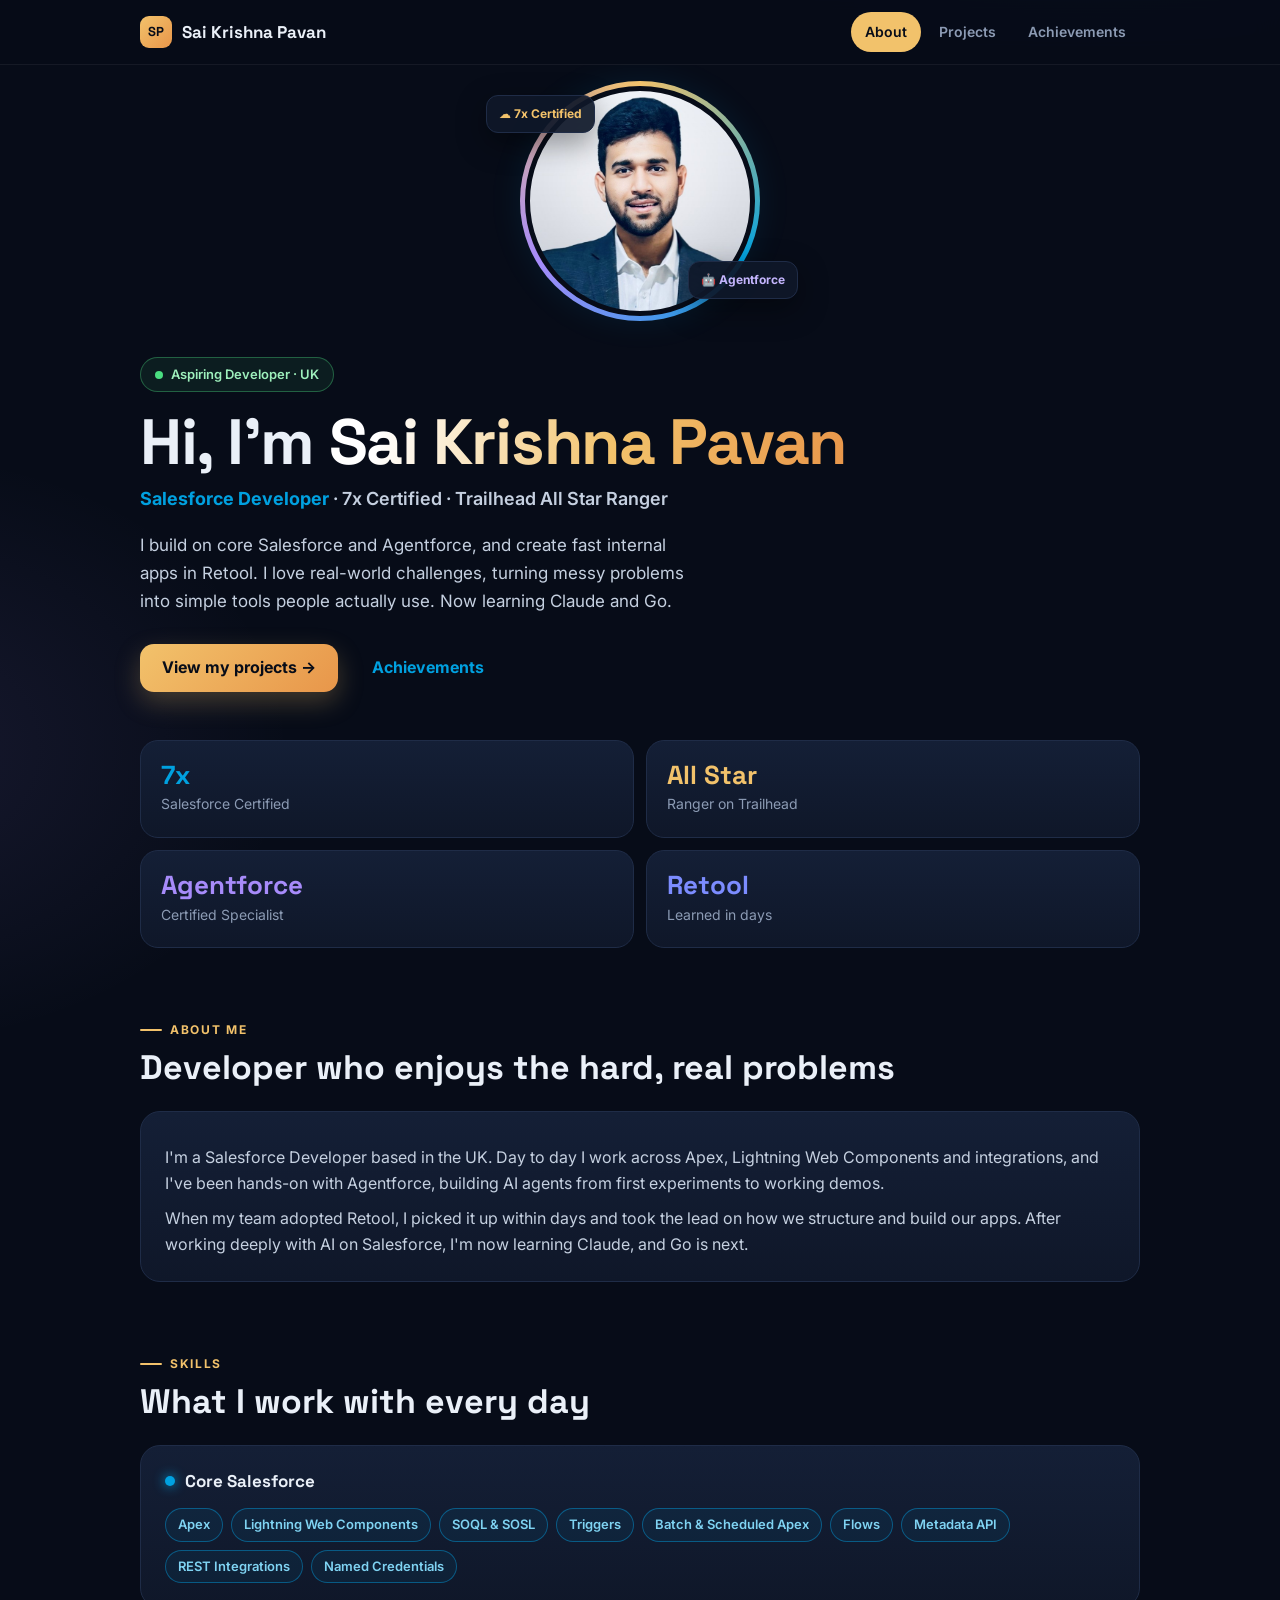
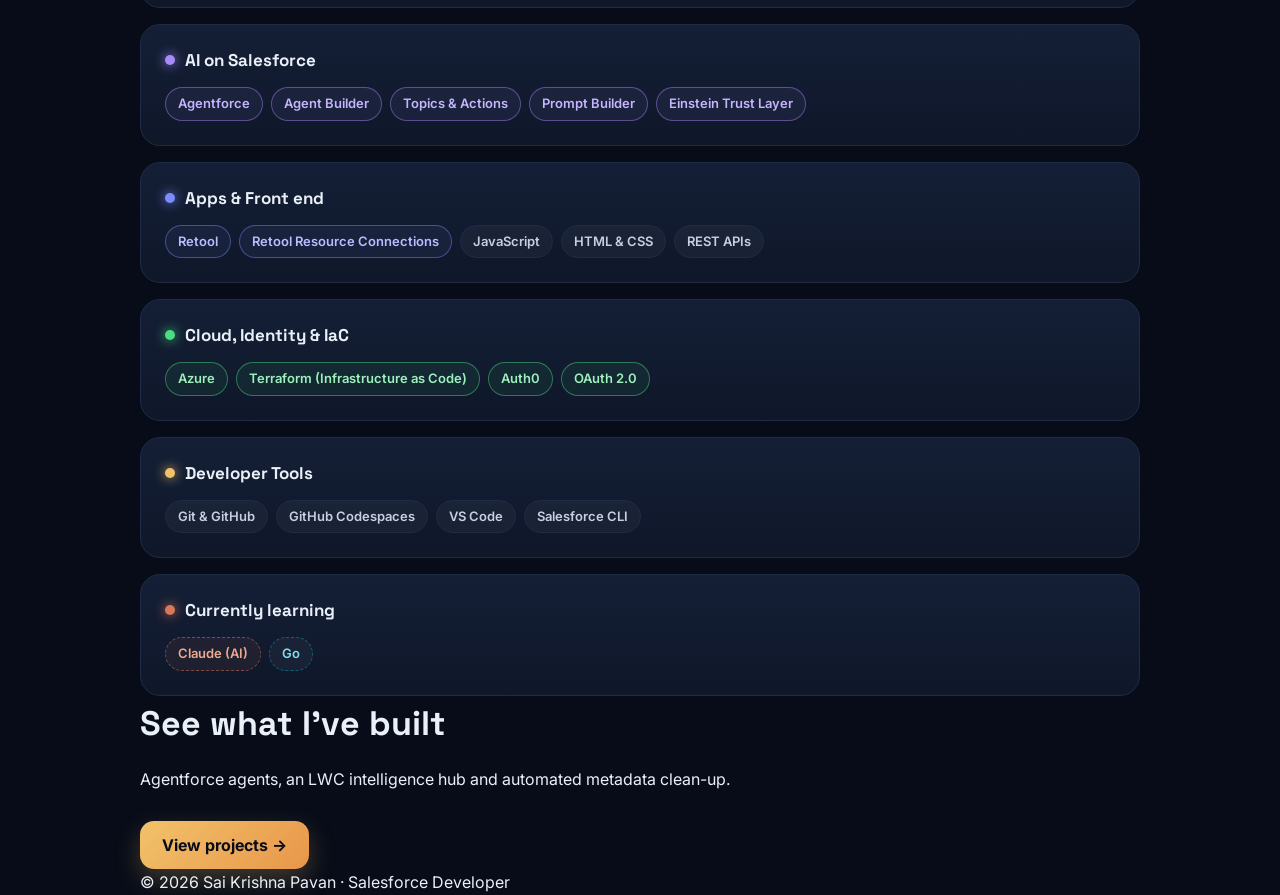
<file: index.html>
<!DOCTYPE html>
<html lang="en">
<head>
<meta charset="utf-8">
<meta name="viewport" content="width=device-width, initial-scale=1">
<title>Sai Krishna Pavan · Salesforce Developer</title>
<meta name="description" content="Sai Krishna Pavan: 7x Salesforce Certified developer, Trailhead All Star Ranger, Agentforce builder and Retool developer.">
<meta property="og:title" content="Sai Krishna Pavan · Salesforce Developer">
<meta property="og:description" content="7x Salesforce Certified · All Star Ranger · Agentforce · Retool">
<meta property="og:image" content="https://saikrishnapavan19.github.io/profile/profile.jpg">
<link rel="icon" href="data:image/svg+xml,%3Csvg xmlns='http://www.w3.org/2000/svg' viewBox='0 0 64 64'%3E%3Crect width='64' height='64' rx='16' fill='%23F2C26B'/%3E%3Ctext x='32' y='42' font-family='Arial' font-weight='700' font-size='26' text-anchor='middle' fill='%23070C18'%3ESP%3C/text%3E%3C/svg%3E">
<link rel="preconnect" href="https://fonts.googleapis.com">
<link rel="preconnect" href="https://fonts.gstatic.com" crossorigin>
<link href="https://fonts.googleapis.com/css2?family=Inter:wght@400;600;700;800&family=Space+Grotesk:wght@500;700&display=swap" rel="stylesheet" media="print" onload="this.media='all'">
<noscript><link href="https://fonts.googleapis.com/css2?family=Inter:wght@400;600;700;800&family=Space+Grotesk:wght@500;700&display=swap" rel="stylesheet"></noscript>
<link rel="stylesheet" href="style.css">
</head>
<body>
<header><div class="wrap"><nav aria-label="Main">
  <a class="brand" href="./"><i>SP</i>Sai Krishna Pavan</a>
  <div class="links">
    <a href="./" aria-current="page">About</a>
    <a href="projects">Projects</a>
    <a href="achievements">Achievements</a>
  </div>
</nav></div></header>

<main class="wrap">

  <!-- HERO: text left, photo right -->
  <div class="hero">
    <div class="fade">
      <span class="status">Aspiring Developer · UK</span>
      <h1>Hi, I'm <span class="grad">Sai Krishna Pavan</span></h1>
      <p class="role"><b>Salesforce Developer</b> · 7x Certified · Trailhead All Star Ranger</p>
      <p class="lead">I build on core Salesforce and Agentforce, and create fast internal apps in Retool. I love real-world challenges, turning messy problems into simple tools people actually use. Now learning Claude and Go.</p>
      <div class="hero-cta">
        <a class="btn primary" href="projects">View my projects →</a>
        <a class="btn ghost" href="achievements">Achievements</a>
      </div>
    </div>
    <div class="hero-photo fade d2">
      <div class="ring">
        <div class="photo-img" role="img" aria-label="Sai Krishna Pavan"></div>
        <span class="float f1">☁️ 7x Certified</span>
        <span class="float f2">🤖 Agentforce</span>
      </div>
    </div>
  </div>

  <div class="stats fade d3">
    <div class="stat"><b>7x</b><span>Salesforce Certified</span></div>
    <div class="stat"><b>All Star</b><span>Ranger on Trailhead</span></div>
    <div class="stat"><b>Agentforce</b><span>Certified Specialist</span></div>
    <div class="stat"><b>Retool</b><span>Learned in days</span></div>
  </div>

  <!-- ABOUT -->
  <section>
    <span class="eyebrow">About me</span>
    <h2>Developer who enjoys the hard, real problems</h2>
    <div class="card">
      <p>I'm a Salesforce Developer based in the UK. Day to day I work across Apex, Lightning Web Components and integrations, and I've been hands-on with Agentforce, building AI agents from first experiments to working demos.</p>
      <p>When my team adopted Retool, I picked it up within days and took the lead on how we structure and build our apps. After working deeply with AI on Salesforce, I'm now learning Claude, and Go is next.</p>
    </div>
  </section>

  <!-- SKILLS -->
  <section>
    <span class="eyebrow">Skills</span>
    <h2>What I work with every day</h2>
    <div class="grid two">
      <div class="card skill-group" style="--c:var(--sf)">
        <h3><span class="dot"></span>Core Salesforce</h3>
        <div class="chips">
          <span class="chip sf">Apex</span>
          <span class="chip sf">Lightning Web Components</span>
          <span class="chip sf">SOQL &amp; SOSL</span>
          <span class="chip sf">Triggers</span>
          <span class="chip sf">Batch &amp; Scheduled Apex</span>
          <span class="chip sf">Flows</span>
          <span class="chip sf">Metadata API</span>
          <span class="chip sf">REST Integrations</span>
          <span class="chip sf">Named Credentials</span>
        </div>
      </div>
      <div class="card skill-group" style="--c:var(--ai)">
        <h3><span class="dot"></span>AI on Salesforce</h3>
        <div class="chips">
          <span class="chip ai">Agentforce</span>
          <span class="chip ai">Agent Builder</span>
          <span class="chip ai">Topics &amp; Actions</span>
          <span class="chip ai">Prompt Builder</span>
          <span class="chip ai">Einstein Trust Layer</span>
        </div>
      </div>
      <div class="card skill-group" style="--c:var(--rt)">
        <h3><span class="dot"></span>Apps &amp; Front end</h3>
        <div class="chips">
          <span class="chip rt">Retool</span>
          <span class="chip rt">Retool Resource Connections</span>
          <span class="chip">JavaScript</span>
          <span class="chip">HTML &amp; CSS</span>
          <span class="chip">REST APIs</span>
        </div>
      </div>
      <div class="card skill-group" style="--c:var(--ok)">
        <h3><span class="dot"></span>Cloud, Identity &amp; IaC</h3>
        <div class="chips">
          <span class="chip ok">Azure</span>
          <span class="chip ok">Terraform (Infrastructure as Code)</span>
          <span class="chip ok">Auth0</span>
          <span class="chip ok">OAuth 2.0</span>
        </div>
      </div>
      <div class="card skill-group" style="--c:var(--gold)">
        <h3><span class="dot"></span>Developer Tools</h3>
        <div class="chips">
          <span class="chip">Git &amp; GitHub</span>
          <span class="chip">GitHub Codespaces</span>
          <span class="chip">VS Code</span>
          <span class="chip">Salesforce CLI</span>
        </div>
      </div>
      <div class="card skill-group" style="--c:var(--cl)">
        <h3><span class="dot"></span>Currently learning</h3>
        <div class="chips">
          <span class="chip cl">Claude (AI)</span>
          <span class="chip go">Go</span>
        </div>
      </div>
    </div>
  </section>

  <!-- CALL TO ACTION -->
  <div class="cta-band">
    <h2>See what I've built</h2>
    <p>Agentforce agents, an LWC intelligence hub and automated metadata clean-up.</p>
    <div class="hero-cta">
      <a class="btn primary" href="projects">View projects →</a>
    </div>
  </div>

</main>

<footer><div class="wrap">
  © <span id="y"></span> Sai Krishna Pavan · Salesforce Developer
  <!-- Add links here later, e.g. · <a href="https://www.linkedin.com/in/YOUR-NAME">LinkedIn</a> -->
</div></footer>
<script>
document.getElementById('y').textContent=new Date().getFullYear();
// Block right-click / long-press menu on the photo
document.querySelector('.ring').addEventListener('contextmenu',e=>e.preventDefault());
</script>
</body>
</html>
</file>
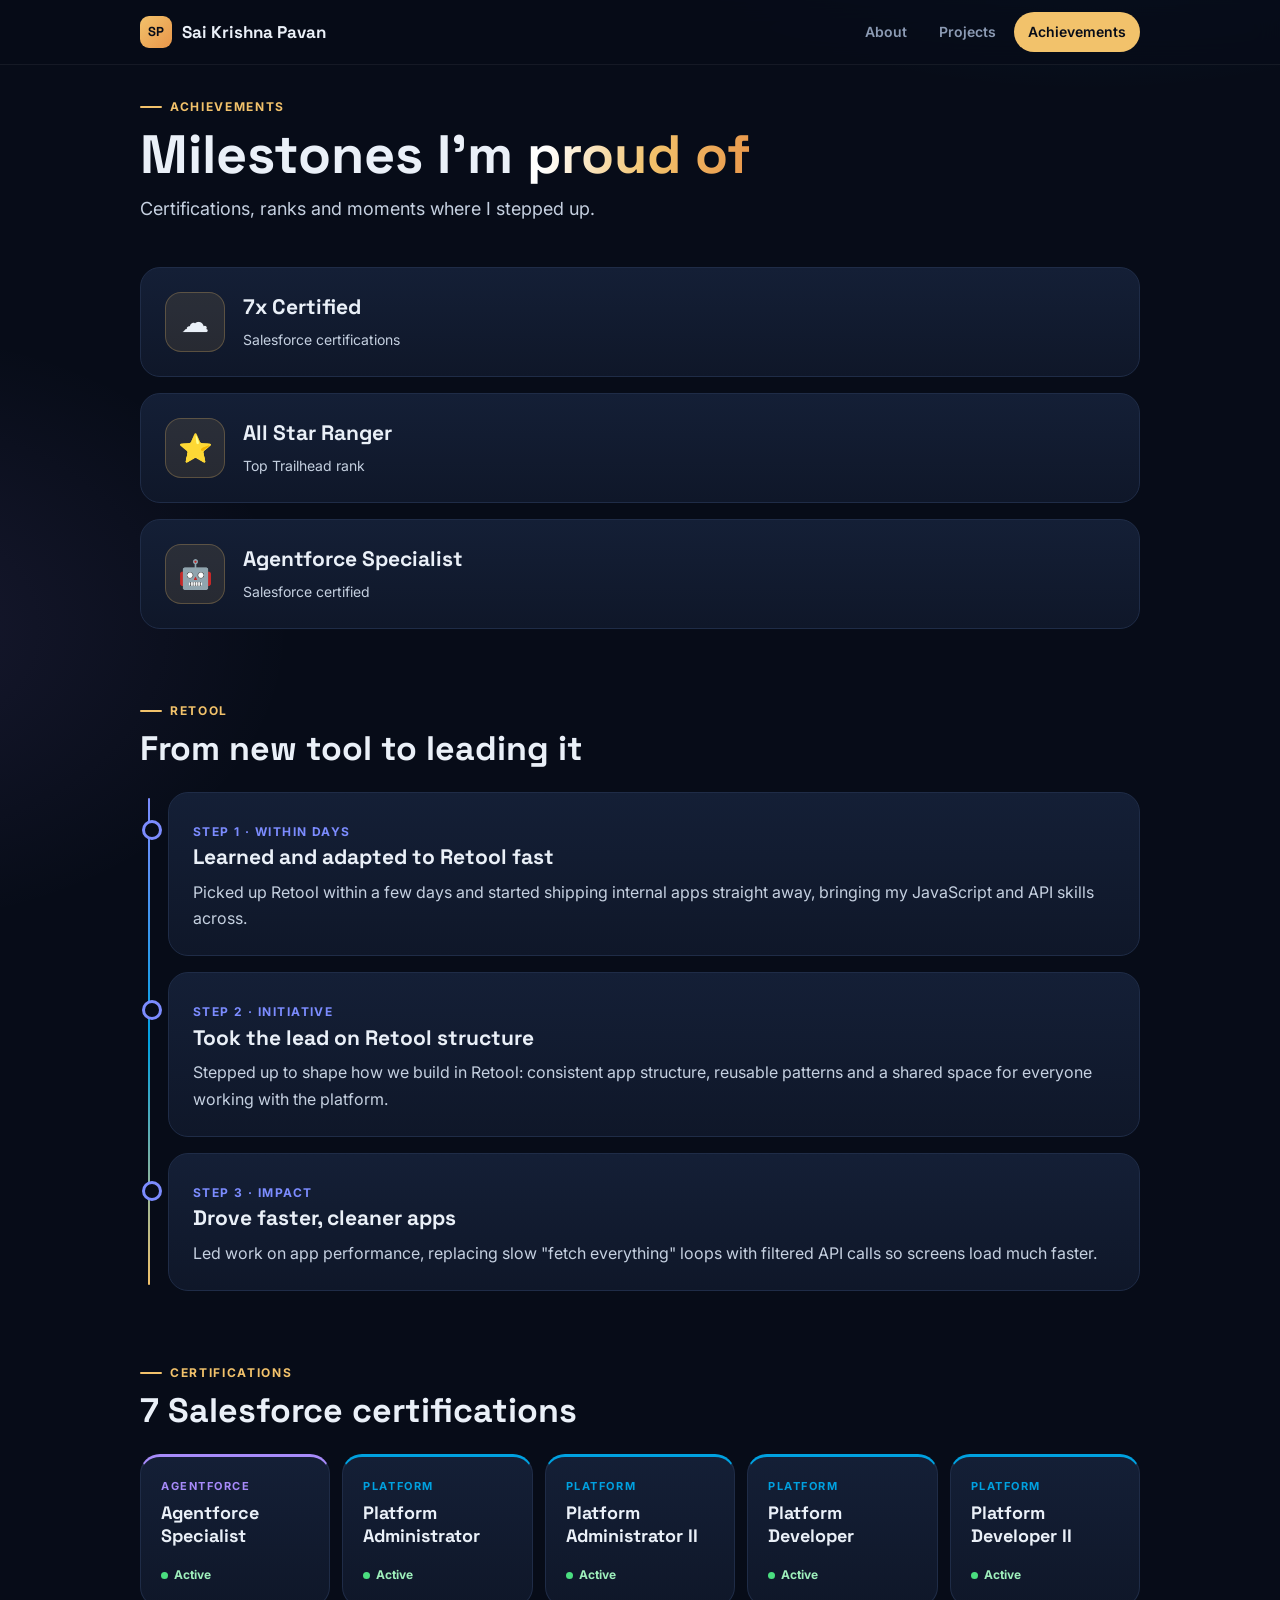
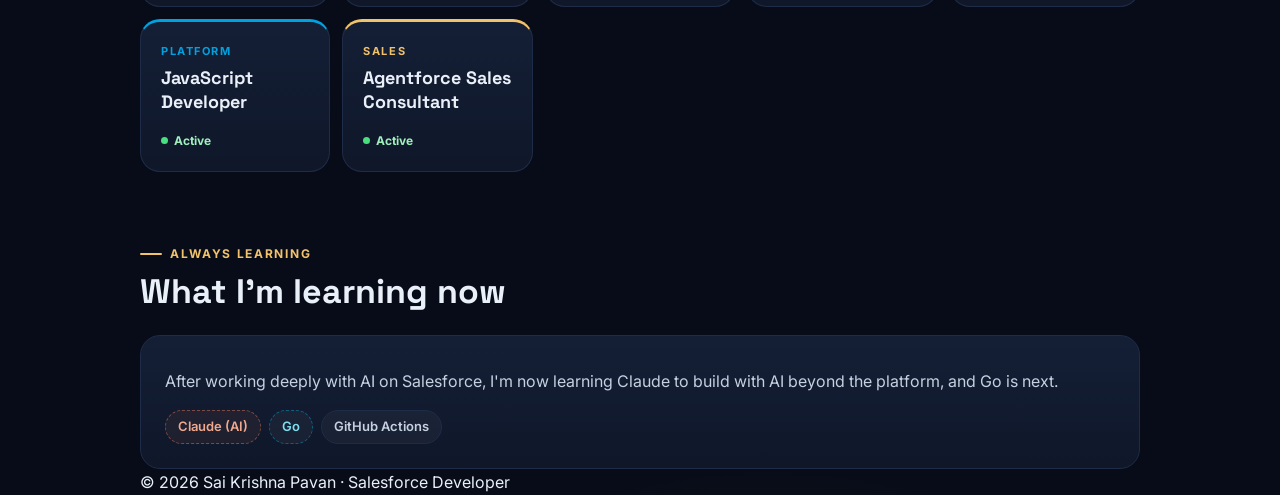
<file: achievements.html>
<!DOCTYPE html>
<html lang="en">
<head>
<meta charset="utf-8">
<meta name="viewport" content="width=device-width, initial-scale=1">
<title>Achievements · Sai Krishna Pavan</title>
<meta name="description" content="Achievements of Sai Krishna Pavan: 7x Salesforce Certified, Trailhead All Star Ranger, learned Retool in days and led its structure.">
<link rel="icon" href="data:image/svg+xml,%3Csvg xmlns='http://www.w3.org/2000/svg' viewBox='0 0 64 64'%3E%3Crect width='64' height='64' rx='16' fill='%23F2C26B'/%3E%3Ctext x='32' y='42' font-family='Arial' font-weight='700' font-size='26' text-anchor='middle' fill='%23070C18'%3ESP%3C/text%3E%3C/svg%3E">
<link rel="preconnect" href="https://fonts.googleapis.com">
<link rel="preconnect" href="https://fonts.gstatic.com" crossorigin>
<link href="https://fonts.googleapis.com/css2?family=Inter:wght@400;600;700;800&family=Space+Grotesk:wght@500;700&display=swap" rel="stylesheet" media="print" onload="this.media='all'">
<noscript><link href="https://fonts.googleapis.com/css2?family=Inter:wght@400;600;700;800&family=Space+Grotesk:wght@500;700&display=swap" rel="stylesheet"></noscript>
<link rel="stylesheet" href="style.css">
</head>
<body>
<header><div class="wrap"><nav aria-label="Main">
  <a class="brand" href="./"><i>SP</i>Sai Krishna Pavan</a>
  <div class="links">
    <a href="./">About</a>
    <a href="projects">Projects</a>
    <a href="achievements" aria-current="page">Achievements</a>
  </div>
</nav></div></header>

<main class="wrap">
  <div class="page-head">
    <span class="eyebrow">Achievements</span>
    <h1>Milestones I'm <span class="grad">proud of</span></h1>
    <p>Certifications, ranks and moments where I stepped up.</p>
  </div>

  <!-- BADGES -->
  <div class="grid three" style="margin-top:36px">
    <div class="card badge">
      <span class="icon" aria-hidden="true">☁️</span>
      <div><h3>7x Certified</h3><p class="meta">Salesforce certifications</p></div>
    </div>
    <div class="card badge">
      <span class="icon" aria-hidden="true">⭐</span>
      <div><h3>All Star Ranger</h3><p class="meta">Top Trailhead rank</p></div>
    </div>
    <div class="card badge">
      <span class="icon" aria-hidden="true">🤖</span>
      <div><h3>Agentforce Specialist</h3><p class="meta">Salesforce certified</p></div>
    </div>
  </div>

  <!-- RETOOL STORY -->
  <section>
    <span class="eyebrow">Retool</span>
    <h2>From new tool to leading it</h2>
    <ul class="timeline">
      <li>
        <div class="card">
          <span class="when">Step 1 · Within days</span>
          <h3>Learned and adapted to Retool fast</h3>
          <p>Picked up Retool within a few days and started shipping internal apps straight away, bringing my JavaScript and API skills across.</p>
        </div>
      </li>
      <li>
        <div class="card">
          <span class="when">Step 2 · Initiative</span>
          <h3>Took the lead on Retool structure</h3>
          <p>Stepped up to shape how we build in Retool: consistent app structure, reusable patterns and a shared space for everyone working with the platform.</p>
        </div>
      </li>
      <li>
        <div class="card">
          <span class="when">Step 3 · Impact</span>
          <h3>Drove faster, cleaner apps</h3>
          <p>Led work on app performance, replacing slow "fetch everything" loops with filtered API calls so screens load much faster.</p>
        </div>
      </li>
    </ul>
  </section>

  <!-- CERTIFICATIONS -->
  <section>
    <span class="eyebrow">Certifications</span>
    <h2>7 Salesforce certifications</h2>
    <div class="grid certs">
      <div class="card cert" style="--c:var(--ai)"><span class="cat">Agentforce</span><h3>Agentforce Specialist</h3><span class="ok-tag">Active</span></div>
      <div class="card cert" style="--c:var(--sf)"><span class="cat">Platform</span><h3>Platform Administrator</h3><span class="ok-tag">Active</span></div>
      <div class="card cert" style="--c:var(--sf)"><span class="cat">Platform</span><h3>Platform Administrator II</h3><span class="ok-tag">Active</span></div>
      <div class="card cert" style="--c:var(--sf)"><span class="cat">Platform</span><h3>Platform Developer</h3><span class="ok-tag">Active</span></div>
      <div class="card cert" style="--c:var(--sf)"><span class="cat">Platform</span><h3>Platform Developer II</h3><span class="ok-tag">Active</span></div>
      <div class="card cert" style="--c:var(--sf)"><span class="cat">Platform</span><h3>JavaScript Developer</h3><span class="ok-tag">Active</span></div>
      <div class="card cert" style="--c:var(--gold)"><span class="cat">Sales</span><h3>Agentforce Sales Consultant</h3><span class="ok-tag">Active</span></div>
    </div>
  </section>

  <!-- LEARNING -->
  <section>
    <span class="eyebrow">Always learning</span>
    <h2>What I'm learning now</h2>
    <div class="card">
      <p>After working deeply with AI on Salesforce, I'm now learning Claude to build with AI beyond the platform, and Go is next.</p>
      <div class="chips"><span class="chip cl">Claude (AI)</span><span class="chip go">Go</span><span class="chip">GitHub Actions</span></div>
    </div>
  </section>
</main>

<footer><div class="wrap">
  © <span id="y"></span> Sai Krishna Pavan · Salesforce Developer
</div></footer>
<script>document.getElementById('y').textContent=new Date().getFullYear();</script>
</body>
</html>
</file>
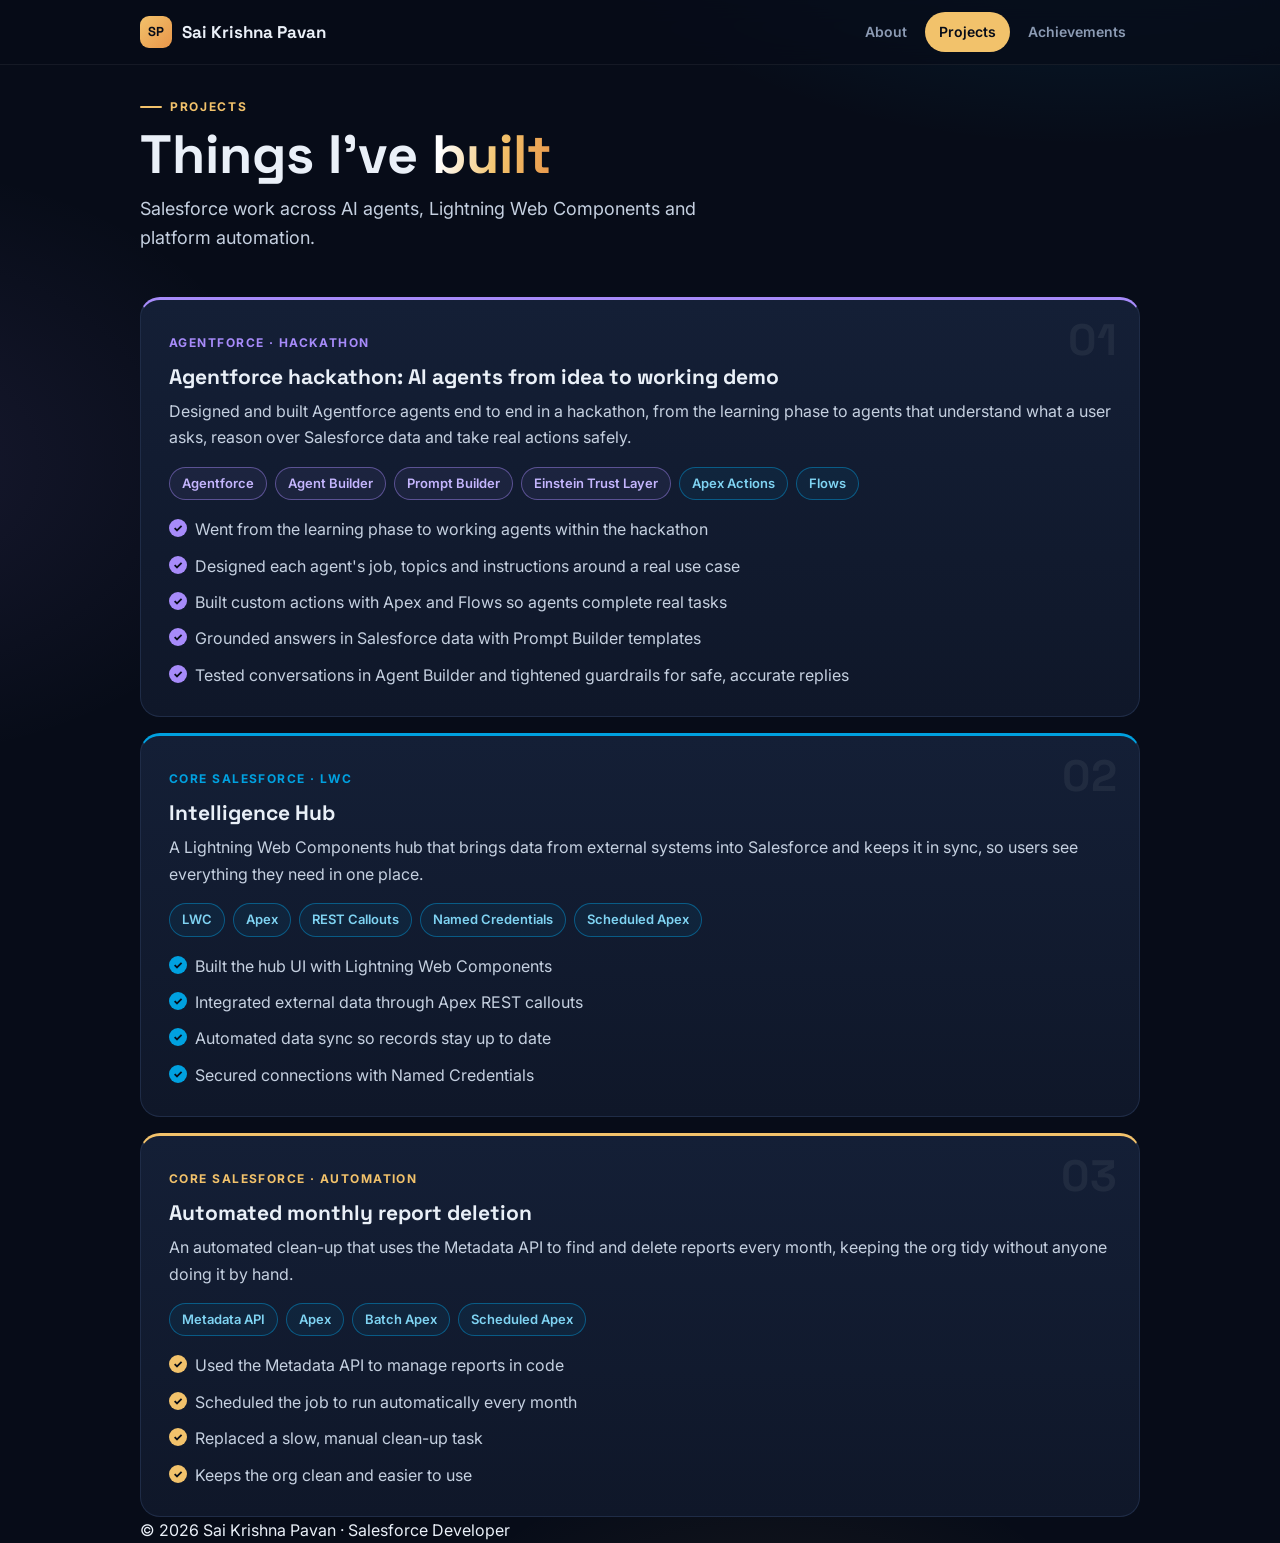
<file: projects.html>
<!DOCTYPE html>
<html lang="en">
<head>
<meta charset="utf-8">
<meta name="viewport" content="width=device-width, initial-scale=1">
<title>Projects · Sai Krishna Pavan</title>
<meta name="description" content="Salesforce projects by Sai Krishna Pavan: Agentforce agents, an LWC intelligence hub and automated report clean-up with the Metadata API.">
<link rel="icon" href="data:image/svg+xml,%3Csvg xmlns='http://www.w3.org/2000/svg' viewBox='0 0 64 64'%3E%3Crect width='64' height='64' rx='16' fill='%23F2C26B'/%3E%3Ctext x='32' y='42' font-family='Arial' font-weight='700' font-size='26' text-anchor='middle' fill='%23070C18'%3ESP%3C/text%3E%3C/svg%3E">
<link rel="preconnect" href="https://fonts.googleapis.com">
<link rel="preconnect" href="https://fonts.gstatic.com" crossorigin>
<link href="https://fonts.googleapis.com/css2?family=Inter:wght@400;600;700;800&family=Space+Grotesk:wght@500;700&display=swap" rel="stylesheet" media="print" onload="this.media='all'">
<noscript><link href="https://fonts.googleapis.com/css2?family=Inter:wght@400;600;700;800&family=Space+Grotesk:wght@500;700&display=swap" rel="stylesheet"></noscript>
<link rel="stylesheet" href="style.css">
</head>
<body>
<header><div class="wrap"><nav aria-label="Main">
  <a class="brand" href="./"><i>SP</i>Sai Krishna Pavan</a>
  <div class="links">
    <a href="./">About</a>
    <a href="projects" aria-current="page">Projects</a>
    <a href="achievements">Achievements</a>
  </div>
</nav></div></header>

<main class="wrap">
  <div class="page-head">
    <span class="eyebrow">Projects</span>
    <h1>Things I've <span class="grad">built</span></h1>
    <p>Salesforce work across AI agents, Lightning Web Components and platform automation.</p>
  </div>

  <div class="grid project-list" style="margin-top:36px">

    <!-- PROJECT 1 -->
    <article class="card project" style="--c:var(--ai)">
      <span class="num">01</span>
      <div>
        <span class="type">Agentforce · Hackathon</span>
        <h3>Agentforce hackathon: AI agents from idea to working demo</h3>
        <p>Designed and built Agentforce agents end to end in a hackathon, from the learning phase to agents that understand what a user asks, reason over Salesforce data and take real actions safely.</p>
        <div class="chips">
          <span class="chip ai">Agentforce</span>
          <span class="chip ai">Agent Builder</span>
          <span class="chip ai">Prompt Builder</span>
          <span class="chip ai">Einstein Trust Layer</span>
          <span class="chip sf">Apex Actions</span>
          <span class="chip sf">Flows</span>
        </div>
      </div>
      <ul class="points">
        <li>Went from the learning phase to working agents within the hackathon</li>
        <li>Designed each agent's job, topics and instructions around a real use case</li>
        <li>Built custom actions with Apex and Flows so agents complete real tasks</li>
        <li>Grounded answers in Salesforce data with Prompt Builder templates</li>
        <li>Tested conversations in Agent Builder and tightened guardrails for safe, accurate replies</li>
      </ul>
    </article>

    <!-- PROJECT 2 -->
    <article class="card project" style="--c:var(--sf)">
      <span class="num">02</span>
      <div>
        <span class="type">Core Salesforce · LWC</span>
        <h3>Intelligence Hub</h3>
        <p>A Lightning Web Components hub that brings data from external systems into Salesforce and keeps it in sync, so users see everything they need in one place.</p>
        <div class="chips">
          <span class="chip sf">LWC</span>
          <span class="chip sf">Apex</span>
          <span class="chip sf">REST Callouts</span>
          <span class="chip sf">Named Credentials</span>
          <span class="chip sf">Scheduled Apex</span>
        </div>
      </div>
      <ul class="points">
        <li>Built the hub UI with Lightning Web Components</li>
        <li>Integrated external data through Apex REST callouts</li>
        <li>Automated data sync so records stay up to date</li>
        <li>Secured connections with Named Credentials</li>
      </ul>
    </article>

    <!-- PROJECT 3 -->
    <article class="card project" style="--c:var(--gold)">
      <span class="num">03</span>
      <div>
        <span class="type">Core Salesforce · Automation</span>
        <h3>Automated monthly report deletion</h3>
        <p>An automated clean-up that uses the Metadata API to find and delete reports every month, keeping the org tidy without anyone doing it by hand.</p>
        <div class="chips">
          <span class="chip sf">Metadata API</span>
          <span class="chip sf">Apex</span>
          <span class="chip sf">Batch Apex</span>
          <span class="chip sf">Scheduled Apex</span>
        </div>
      </div>
      <ul class="points">
        <li>Used the Metadata API to manage reports in code</li>
        <li>Scheduled the job to run automatically every month</li>
        <li>Replaced a slow, manual clean-up task</li>
        <li>Keeps the org clean and easier to use</li>
      </ul>
    </article>

    <!-- To add a project: copy one <article> ... </article> block above, paste it here and change the text -->
  </div>
</main>

<footer><div class="wrap">
  © <span id="y"></span> Sai Krishna Pavan · Salesforce Developer
</div></footer>
<script>document.getElementById('y').textContent=new Date().getFullYear();</script>
</body>
</html>
</file>
<file: style.css>
/* ===== Colours (change these to re-theme the whole site) ===== */
:root{
  --bg:#070C18;
  --card:#0F1729;
  --card2:#141F36;
  --line:#1F2C47;
  --text:#EAF0F8;
  --soft:#C5D0E0;
  --muted:#8C9BB4;
  --gold:#F2C26B;
  --sf:#00A1E0;
  --ai:#A78BFA;
  --rt:#7C8CFF;
  --go:#00ADD8;
  --ok:#4ADE80;
  --cl:#D97757;
}

/* ===== Base ===== */
*{box-sizing:border-box}
html{scroll-behavior:smooth;overflow-x:clip}
body{
  margin:0;min-height:100vh;color:var(--text);line-height:1.65;
  font-family:"Inter",system-ui,-apple-system,"Segoe UI",Roboto,sans-serif;
  -webkit-font-smoothing:antialiased;
  background:
    radial-gradient(900px 500px at 85% -10%,rgba(0,161,224,.16),transparent 60%),
    radial-gradient(700px 500px at -10% 30%,rgba(167,139,250,.10),transparent 60%),
    radial-gradient(600px 400px at 60% 110%,rgba(242,194,107,.08),transparent 60%),
    var(--bg);
}
a{color:var(--sf)}
.wrap{max-width:1040px;margin:0 auto;padding:0 20px}
h1,h2,h3,.brand{font-family:"Space Grotesk","Inter",system-ui,sans-serif}

/* ===== Header ===== */
header{position:sticky;top:0;z-index:10;background:rgba(7,12,24,.72);backdrop-filter:blur(12px);-webkit-backdrop-filter:blur(12px);border-bottom:1px solid rgba(255,255,255,.06)}
nav{display:flex;align-items:center;justify-content:space-between;gap:12px;min-height:64px;flex-wrap:wrap}
.brand{display:flex;align-items:center;gap:10px;font-weight:700;color:var(--text);text-decoration:none;font-size:17px}
.brand i{width:32px;height:32px;border-radius:9px;display:grid;place-items:center;font-style:normal;font-size:13px;font-weight:800;color:var(--bg);background:linear-gradient(135deg,var(--gold),#E8964A)}
.links{display:flex;gap:4px;flex-wrap:wrap}
.links a{color:var(--muted);text-decoration:none;font-weight:600;font-size:14px;padding:8px 14px;border-radius:999px;transition:.2s}
.links a:hover{color:var(--text);background:rgba(255,255,255,.06)}
.links a[aria-current="page"]{color:var(--bg);background:var(--gold)}

/* ===== Layout ===== */
main{padding:40px 0 72px}
section{margin-top:64px}
.eyebrow{display:inline-flex;align-items:center;gap:8px;color:var(--gold);font-size:12px;font-weight:700;letter-spacing:.14em;text-transform:uppercase}
.eyebrow::before{content:"";width:22px;height:2px;background:var(--gold);border-radius:2px}
h2{margin:8px 0 22px;font-size:clamp(26px,4vw,34px);line-height:1.2}
.page-head{padding:24px 0 8px}
.page-head h1{margin:10px 0 10px;font-size:clamp(36px,6vw,54px);line-height:1.05}
.page-head p{margin:0;max-width:620px;color:var(--soft);font-size:18px}

/* ===== Hero (photo on the right) ===== */
.hero{display:grid;gap:36px;align-items:center;padding-top:16px}
.hero-photo{justify-self:center;order:-1}
.status{display:inline-flex;align-items:center;gap:8px;padding:6px 14px;border-radius:999px;background:rgba(74,222,128,.08);border:1px solid rgba(74,222,128,.35);color:#9EF0BC;font-size:13px;font-weight:600}
.status::before{content:"";width:8px;height:8px;border-radius:50%;background:var(--ok);box-shadow:0 0 0 0 rgba(74,222,128,.6);animation:pulse 2s infinite}
.hero h1{margin:18px 0 8px;font-size:clamp(40px,7vw,64px);line-height:1.02;letter-spacing:-.02em}
.grad{background:linear-gradient(100deg,#fff 10%,var(--gold) 55%,#E8964A);-webkit-background-clip:text;background-clip:text;color:transparent}
.role{margin:0;font-size:18px;font-weight:600;color:var(--soft)}
.role b{color:var(--sf);font-weight:700}
.lead{margin:18px 0 0;max-width:560px;font-size:17px;color:var(--soft)}
.hero-cta{display:flex;gap:12px;flex-wrap:wrap;margin-top:28px}

/* Photo ring (photo is a background so browsers don't offer "Save image") */
.ring{position:relative;isolation:isolate;width:240px;height:240px;border-radius:50%;padding:5px;-webkit-user-select:none;user-select:none;-webkit-touch-callout:none}
.ring::before{content:"";position:absolute;inset:0;z-index:-1;border-radius:50%;background:conic-gradient(from 0deg,var(--gold),var(--sf),var(--ai),var(--gold));animation:spin 10s linear infinite}
.ring::after{content:"";position:absolute;inset:-30px;z-index:-2;border-radius:50%;background:radial-gradient(circle,rgba(0,161,224,.35),transparent 65%);filter:blur(10px)}
.ring .photo-img{position:relative;width:100%;height:100%;border-radius:50%;border:5px solid var(--bg);background:url(profile.jpg) center/cover no-repeat}
.float{position:absolute;padding:8px 12px;border-radius:12px;background:rgba(15,23,41,.92);border:1px solid var(--line);font-size:12px;font-weight:700;white-space:nowrap;box-shadow:0 10px 30px rgba(0,0,0,.4);animation:bob 4s ease-in-out infinite}
.float.f1{top:14px;left:-34px;color:var(--gold)}
.float.f2{bottom:22px;right:-38px;color:#C4B5FD;animation-delay:-2s}

/* ===== Stats ===== */
.stats{display:grid;grid-template-columns:repeat(2,1fr);gap:12px;margin-top:48px}
.stat{padding:20px;border-radius:18px;background:linear-gradient(180deg,var(--card2),var(--card));border:1px solid var(--line)}
.stat b{display:block;font-family:"Space Grotesk",sans-serif;font-size:26px;line-height:1.15}
.stat span{color:var(--muted);font-size:14px}
.stat:nth-child(1) b{color:var(--sf)}
.stat:nth-child(2) b{color:var(--gold)}
.stat:nth-child(3) b{color:var(--ai)}
.stat:nth-child(4) b{color:var(--rt)}

/* ===== Cards ===== */
.card{position:relative;padding:24px;border-radius:20px;background:linear-gradient(180deg,var(--card2),var(--card));border:1px solid var(--line);transition:transform .25s,border-color .25s,box-shadow .25s}
.card:hover{transform:translateY(-3px);border-color:rgba(242,194,107,.35);box-shadow:0 18px 40px rgba(0,0,0,.35)}
.card h3{margin:0 0 6px;font-size:21px;line-height:1.3}
.card p{margin:8px 0 0;color:var(--soft)}
.meta{color:var(--muted);font-size:14px}
.grid{display:grid;gap:16px}

/* ===== Chips ===== */
.chips{display:flex;flex-wrap:wrap;gap:8px;margin-top:16px}
.chip{font-size:13px;font-weight:600;padding:5px 12px;border-radius:999px;background:rgba(255,255,255,.04);border:1px solid var(--line);color:var(--soft)}
.chip.sf{border-color:rgba(0,161,224,.45);color:#7FD3F2;background:rgba(0,161,224,.07)}
.chip.ai{border-color:rgba(167,139,250,.45);color:#C4B5FD;background:rgba(167,139,250,.07)}
.chip.rt{border-color:rgba(124,140,255,.45);color:#B6BEFF;background:rgba(124,140,255,.07)}
.chip.go{border-color:rgba(0,173,216,.45);color:#7FDDF0;border-style:dashed}
.chip.ok{border-color:rgba(74,222,128,.45);color:#9EF0BC;background:rgba(74,222,128,.07)}
.chip.cl{border-color:rgba(217,119,87,.5);color:#F0A88E;background:rgba(217,119,87,.08);border-style:dashed}

/* ===== Skills ===== */
.skill-group h3{display:flex;align-items:center;gap:10px;font-size:17px}
.dot{width:10px;height:10px;border-radius:50%;background:var(--c,var(--gold));box-shadow:0 0 12px var(--c,var(--gold))}

/* ===== Projects ===== */
.project{border-top:3px solid var(--c,var(--gold));padding:28px}
.project .num{position:absolute;top:18px;right:22px;font-family:"Space Grotesk",sans-serif;font-size:44px;font-weight:700;line-height:1;color:rgba(255,255,255,.06)}
.project .type{display:inline-block;margin-bottom:10px;color:var(--c,var(--gold));font-size:12px;font-weight:700;letter-spacing:.12em;text-transform:uppercase}
.points{list-style:none;margin:16px 0 0;padding:0;display:grid;gap:10px;align-content:start}
.points li{position:relative;padding-left:26px;color:var(--soft)}
.points li::before{content:"✓";position:absolute;left:0;top:0;width:18px;height:18px;margin-top:3px;border-radius:50%;display:grid;place-items:center;font-size:11px;font-weight:800;color:var(--bg);background:var(--c,var(--gold))}

/* ===== Achievements ===== */
.badge{display:flex;gap:18px;align-items:center}
.badge .icon{flex:0 0 60px;height:60px;border-radius:16px;display:grid;place-items:center;font-size:28px;background:rgba(242,194,107,.1);border:1px solid rgba(242,194,107,.25)}
.timeline{position:relative;margin:0;padding:0 0 0 28px;list-style:none}
.timeline::before{content:"";position:absolute;left:8px;top:6px;bottom:6px;width:2px;background:linear-gradient(var(--rt),var(--sf),var(--gold));border-radius:2px}
.timeline li{position:relative;margin-bottom:16px}
.timeline li::before{content:"";position:absolute;left:-26px;top:28px;width:14px;height:14px;border-radius:50%;background:var(--bg);border:3px solid var(--rt)}
.timeline .when{color:var(--rt);font-size:12px;font-weight:700;letter-spacing:.12em;text-transform:uppercase}

/* ===== Certification cards ===== */
.grid.certs{grid-template-columns:repeat(auto-fit,minmax(160px,1fr));gap:12px}
.cert{border-top:3px solid var(--c,var(--sf));padding:20px}
.cert .cat{display:block;color:var(--c,var(--sf));font-size:11px;font-weight:700;letter-spacing:.14em;text-transform:uppercase}
.cert h3{margin:6px 0 12px;font-size:18px}
.ok-tag{display:inline-flex;align-items:center;gap:6px;font-size:12px;font-weight:700;color:#9EF0BC}
.ok-tag::before{content:"";width:7px;height:7px;border-radius:50%;background:var(--ok)}

/* ===== Buttons ===== */
.btn{display:inline-flex;align-items:center;gap:8px;min-height:48px;padding:0 22px;border-radius:14px;font-weight:700;text-decoration:none;transition:.2s}
.btn.primary{background:linear-gradient(135deg,var(--gold),#E8964A);color:var(--bg);box-shadow:0 10px 26px rgba(242,194,107,.25)}
.btn.primary:hover{transform:translateY(-2px);box-shadow:0 14px 32px
</file>
